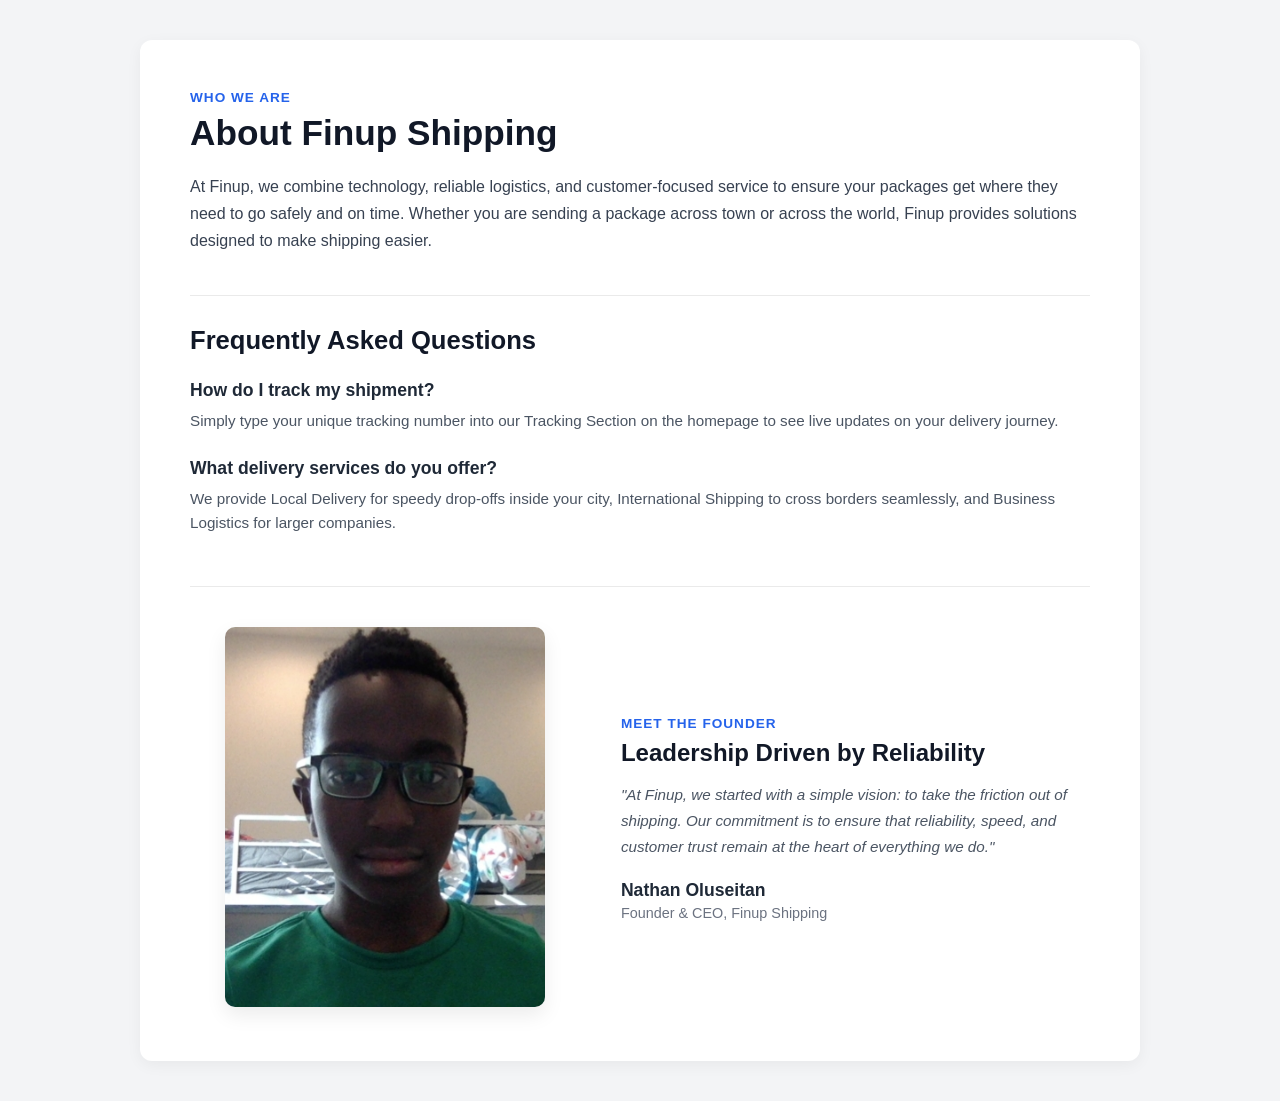
<file: about.html>
<!DOCTYPE html>
<html lang="en">
<head>
<meta charset="UTF-8">
<meta name="viewport" content="width=device-width, initial-scale=1.0">
<title>About Us - Finup Shipping</title>
<link rel="stylesheet" href="about.css">
</head>
<body>
<div class="about-container">
<div class="section-tag">WHO WE ARE</div>
<h1>About Finup Shipping</h1>
<p class="about-text">
At Finup, we combine technology, reliable logistics, and customer-focused
service to ensure your packages get where they need to go safely and on time. Whether
you are sending a package across town or across the world, Finup provides solutions
designed to make shipping easier.
</p>
<h2 class="faq-title">Frequently Asked Questions</h2>
<div class="faq-item">
<h3>How do I track my shipment?</h3>
<p>Simply type your unique tracking number into our Tracking Section on
the homepage to see live updates on your delivery journey.</p>
</div>
<div class="faq-item">
<h3>What delivery services do you offer?</h3>
<p>We provide Local Delivery for speedy drop-offs inside your city,
International Shipping to cross borders seamlessly, and Business Logistics for larger
companies.</p>
</div>
<div class="founder-section">
<div class="founder-image-wrapper">
<img src="Images/me.jpg" alt="Founder of Finup Shipping"class="founder-img">
</div>
<div class="founder-content">
<div class="section-tag">MEET THE FOUNDER</div>
<h2 style="font-size: 1.5rem; margin-top: 0; margin-bottom:
15px;">Leadership Driven by Reliability</h2>
<p class="founder-bio">
"At Finup, we started with a simple vision: to take the friction
out of shipping.
Our commitment is to ensure that reliability, speed, and customer
trust remain
at the heart of everything we do."
</p>
<div class="founder-details">
<h4>Nathan Oluseitan</h4>
<p>Founder & CEO, Finup Shipping</p>
</div>
</div>
</div>
</div>
</body>
</html>
</file>
<file: about.css>
body {
font-family: Arial, sans-serif;
color: #111827;
background-color: #f3f4f6;
margin: 0;
padding: 40px 20px;
}
.about-container {
max-width: 900px;
margin: 0 auto;
background: #ffffff;
padding: 50px;
border-radius: 12px;
box-shadow: 0 4px 15px rgba(0, 0, 0, 0.05);
}
.section-tag {
font-size: 0.85rem;
font-weight: 700;
color: #2563eb;
letter-spacing: 1px;
text-transform: uppercase;
margin-bottom: 8px;
}
h1 {
font-size: 2.2rem;
color: #111827;
margin-top: 5px;
margin-bottom: 20px;
}
.about-text {
font-size: 1rem;
color: #374151;
line-height: 1.7;
margin-bottom: 40px;
}
h2.faq-title {
font-size: 1.6rem;
color: #111827;
margin-top: 40px;
margin-bottom: 25px;
border-top: 1px solid #eaeaea;
padding-top: 30px;
}

.faq-item {
margin-bottom: 25px;
}
.faq-item h3 {
font-size: 1.1rem;
color: #1f2937;
margin-bottom: 8px;
}
.faq-item p {
font-size: 0.95rem;
color: #4b5563;
line-height: 1.6;
margin: 0;
}
.founder-section {
margin-top: 50px;
padding-top: 40px;
border-top: 1px solid #eaeaea;
display: flex;
align-items: center;
gap: 40px;
flex-wrap: wrap;
}
.founder-image-wrapper {
flex: 1;
min-width: 260px;
text-align: center;
}
.founder-img {
width: 100%;
max-width: 320px;
height: 380px;
object-fit: cover;
border-radius: 10px;
box-shadow: 0 8px 20px rgba(0, 0, 0, 0.08);
}
.founder-content {
flex: 1.2;
min-width: 260px;
}
.founder-bio {
font-size: 0.95rem;
color: #4b5563;
line-height: 1.7;
margin-bottom: 20px;
font-style: italic;
}
.founder-details h4 {
font-size: 1.1rem;
color: #1f2937;
margin: 0;
font-weight: 600;
}
.founder-details p {
font-size: 0.9rem;
color: #6b7280;
margin: 4px 0 0 0;
}
@media (max-width: 768px) {
.about-container { padding: 20px; }
.founder-section { flex-direction: column; text-align: center; }

}
</file>
